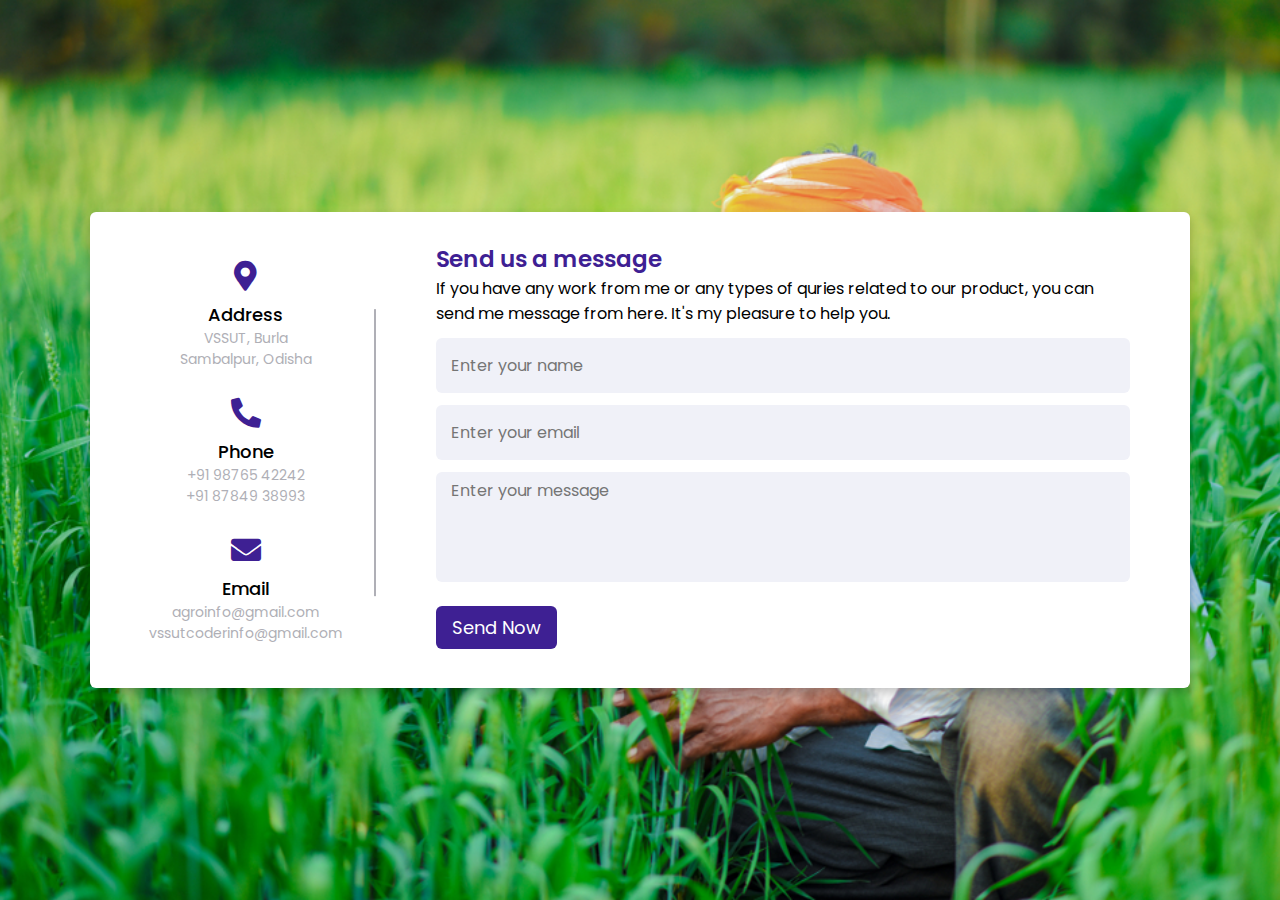
<file: contact.html>
<!DOCTYPE html>
<!-- Website - www.codingnepalweb.com -->
<html lang="en" dir="ltr">
  <head>
    <meta charset="UTF-8" />
    <title>Responsive Contact Us Form | CodingLab</title>
    <link rel="stylesheet" href="contactstyle.css" />
    <!-- Fontawesome CDN Link -->
    <link rel="stylesheet" href="https://cdnjs.cloudflare.com/ajax/libs/font-awesome/5.15.2/css/all.min.css" />
    <meta name="viewport" content="width=device-width, initial-scale=1.0" />
    <script src="contactscript.js"></script>
  </head>
  <body>
    <div class="container">
      <div class="content">
        <div class="left-side">
          <div class="address details">
            <i class="fas fa-map-marker-alt"></i>
            <div class="topic">Address</div>
            <div class="text-one">VSSUT, Burla</div>
            <div class="text-two">Sambalpur, Odisha</div>
          </div>
          <div class="phone details">
            <i class="fas fa-phone-alt"></i>
            <div class="topic">Phone</div>
            <div class="text-one">+91 98765 42242</div>
            <div class="text-two">+91 87849 38993</div>
          </div>
          <div class="email details">
            <i class="fas fa-envelope"></i>
            <div class="topic">Email</div>
            <div class="text-one">agroinfo@gmail.com</div>
            <div class="text-two">vssutcoderinfo@gmail.com</div>
          </div>
        </div>
        <div class="right-side">
          <div class="topic-text">Send us a message</div>
          <p>If you have any work from me or any types of quries related to our product, you can send me message from here. It's my pleasure to help you.</p>
          <form action="#">
            <div class="input-box">
              <input type="text" placeholder="Enter your name" />
            </div>
            <div class="input-box">
              <input type="text" placeholder="Enter your email" />
            </div>
            <div class="input-box message-box">
              <textarea placeholder="Enter your message"></textarea>
            </div>
            <div class="button">
              <input type="button" value="Send Now" />
            </div>
          </form>
        </div>
      </div>
    </div>
  </body>
</html>
</file>
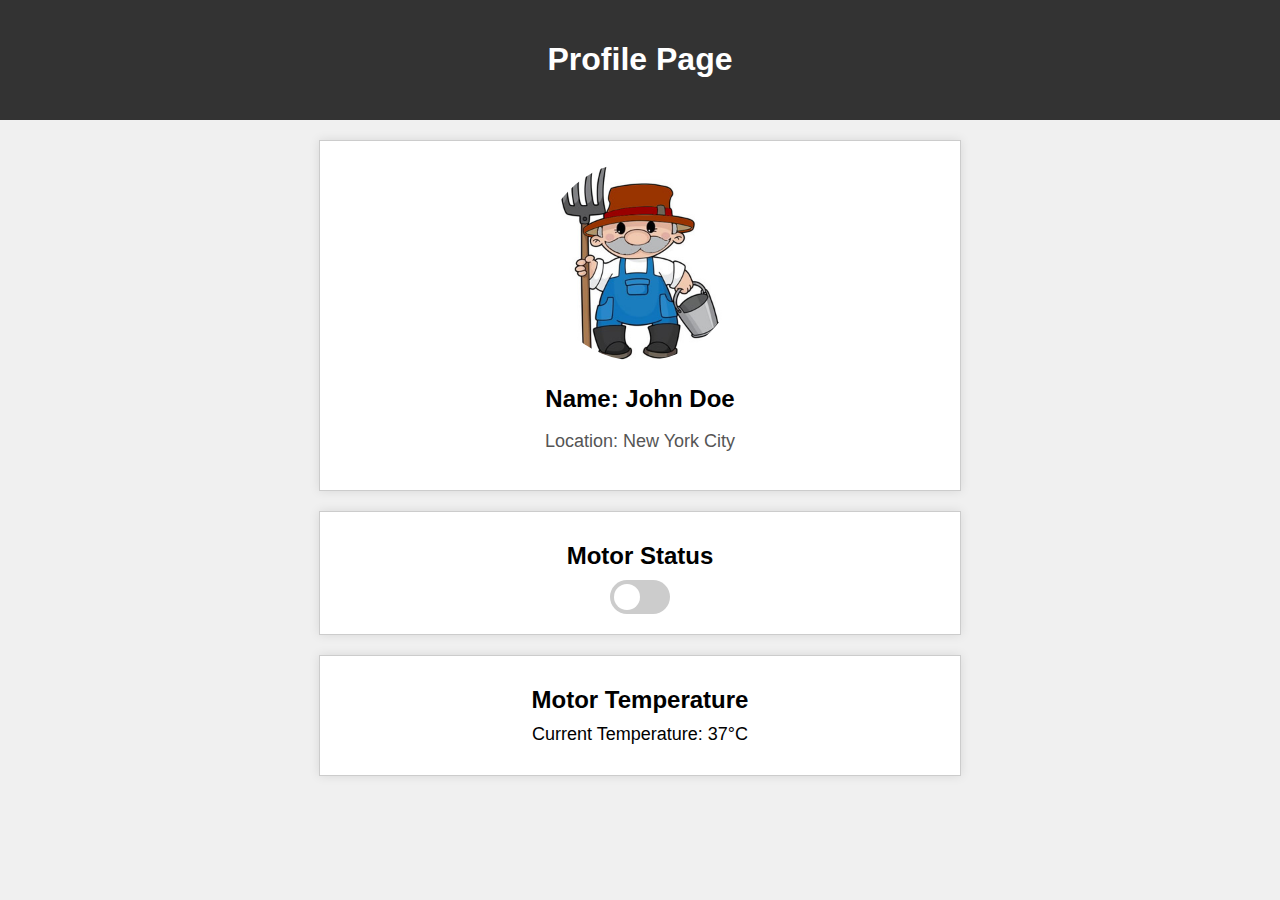
<file: profile.html>
<!DOCTYPE html>
<html lang="en">
<head>
    <meta charset="UTF-8">
    <meta name="viewport" content="width=device-width, initial-scale=1.0">
    <link rel="stylesheet" href="profilestyle.css">
    <title>Profile Page</title>
</head>
<body>
    <header>
        <h1>Profile Page</h1>
    </header>
    <div class="profile">
        <img src="profile.jpg" alt="Profile Picture">
        <h2>Name: John Doe</h2>
        <p>Location: New York City</p>
    </div>

    <!-- Motor Status Container -->
    <div class="motor-status">
        <h2>Motor Status</h2>
        <label class="switch">
            <input type="checkbox">
            <span class="slider"></span>
        </label>
    </div>

    <!-- Temperature Container -->
    <div class="temperature">
        <h2>Motor Temperature</h2>
        <p id="temperature-value">Current Temperature: <span id="temperature">25°C</span></p>
        <p id="warning">Warning: Motor is too hot!</p>
    </div>

    <script src="profilejava.js"></script>
</body>
</html>
</file>
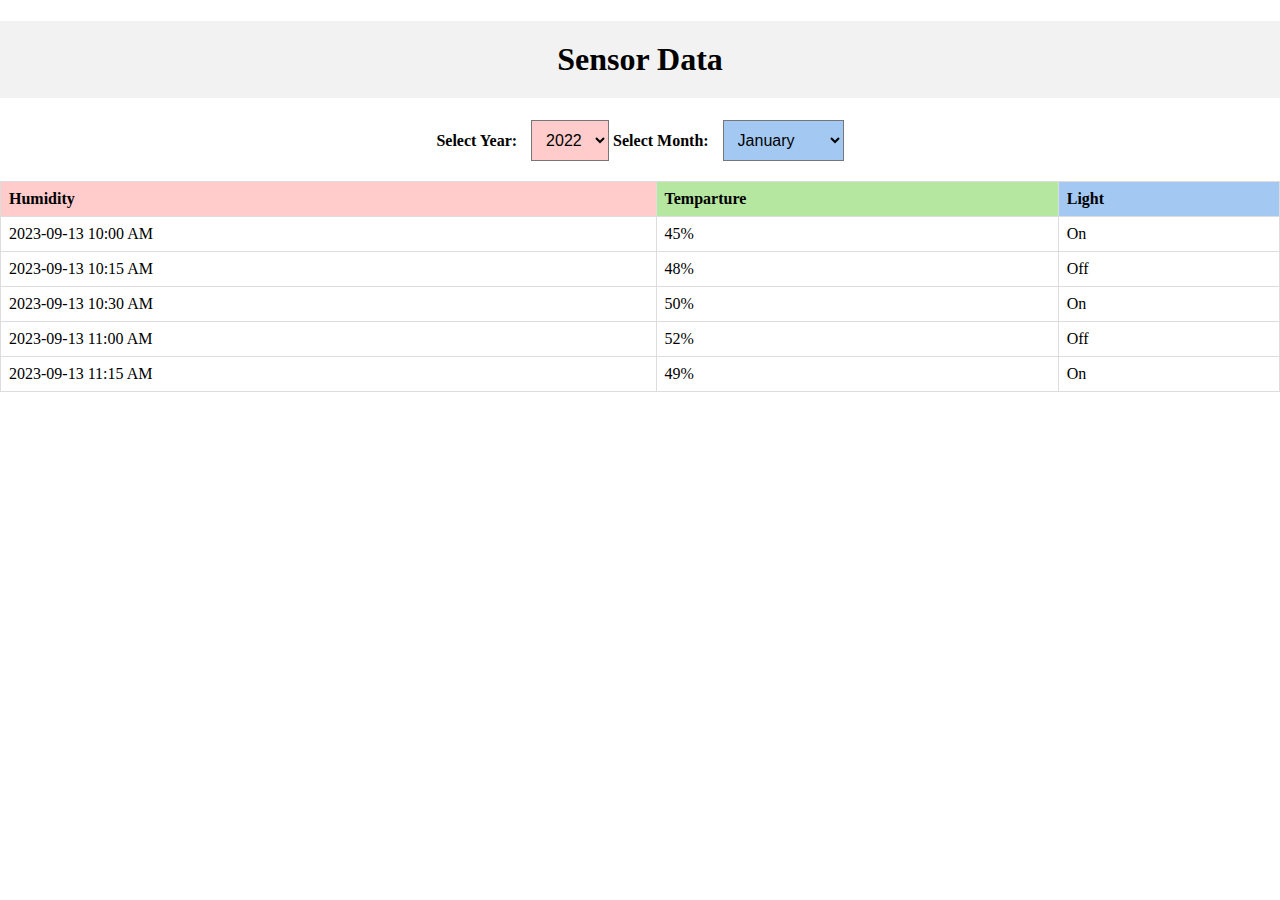
<file: table.html>
<!DOCTYPE html>
<html lang="en">
<head>
    <meta charset="UTF-8">
    <meta name="viewport" content="width=device-width, initial-scale=1.0">
    <link rel="stylesheet" href="tablestyle.css">
    <title>Sensor Data Table</title>
</head>
<body>
    <h1>Sensor Data</h1>
    <label for="year">Select Year:</label>
<select id="year">
    <option value="2022">2022</option>
    <option value="2023">2023</option>
    <!-- Add more years as needed -->
</select>

<label for="month">Select Month:</label>
<select id="month">
    <option value="01">January</option>
    <option value="02">February</option>
    <option value="03">March</option>
    <option value="04">April</option>
    <option value="05">May</option>
    <option value="06">June</option>
    <option value="07">July</option>
    <option value="08">August</option>
    <option value="09">September</option>
    <option value="10">October</option>
    <option value="11">November</option>
    <option value="12">December</option>
</select>

    <table>
        <thead>
            <tr>
                <th>Humidity</th>
                <th>Temparture</th>
                <th>Light</th>
            </tr>
        </thead>
        <tbody>
            <tr>
                <td>2023-09-13 10:00 AM</td>
                <td>45%</td>
                <td>On</td>
            </tr>
            <tr>
                <td>2023-09-13 10:15 AM</td>
                <td>48%</td>
                <td>Off</td>
            </tr>
            <tr>
                <td>2023-09-13 10:30 AM</td>
                <td>50%</td>
                <td>On</td>
            </tr>
            <tr>
                <td>2023-09-13 11:00 AM</td>
                <td>52%</td>
                <td>Off</td>
            </tr>
            <tr>
                <td>2023-09-13 11:15 AM</td>
                <td>49%</td>
                <td>On</td>
            </tr>
            <!-- Add more rows as needed -->
        </tbody>
        
    </table>
</body>
</html>
</file>
<file: contactstyle.css>
/* Google Font CDN Link */
@import url("https://fonts.googleapis.com/css2?family=Poppins:wght@200;300;400;500;600;700&display=swap");
* {
  margin: 0;
  padding: 0;
  box-sizing: border-box;
  font-family: "Poppins", sans-serif;
}
body {
  min-height: 100vh;
  width: 100%;
  background-image: url("1stpage2.jpg");
    background-position: center;
    background-size: cover;
  display: flex;
  align-items: center;
  justify-content: center;
}
.container {
  max-width: 1100px;
  width: 100%;
  background: #fff;
  border-radius: 6px;
  padding: 20px 60px 30px 40px;
  box-shadow: 0 5px 10px rgba(0, 0, 0, 0.2);
}
.container .content {
  display: flex;
  align-items: center;
  justify-content: space-between;
}
.container .content .left-side {
  width: 25%;
  height: 100%;
  display: flex;
  flex-direction: column;
  align-items: center;
  justify-content: center;
  margin-top: 15px;
  position: relative;
}
.content .left-side::before {
  content: "";
  position: absolute;
  height: 70%;
  width: 2px;
  right: -15px;
  top: 50%;
  transform: translateY(-50%);
  background: #afafb6;
}
.content .left-side .details {
  margin: 14px;
  text-align: center;
}
.content .left-side .details i {
  font-size: 30px;
  color: #3e2093;
  margin-bottom: 10px;
}
.content .left-side .details .topic {
  font-size: 18px;
  font-weight: 500;
}
.content .left-side .details .text-one,
.content .left-side .details .text-two {
  font-size: 14px;
  color: #afafb6;
}

.container .content .right-side {
  width: 75%;
  margin-left: 75px;
}
.content .right-side .topic-text {
  font-size: 23px;
  font-weight: 600;
  color: #3e2093;
}
.right-side .input-box {
  height: 55px;
  width: 100%;
  margin: 12px 0;
}
.right-side .input-box input,
.right-side .input-box textarea {
  height: 100%;
  width: 100%;
  border: none;
  outline: none;
  font-size: 16px;
  background: #f0f1f8;
  border-radius: 6px;
  padding: 0 15px;
  resize: none;
}
.right-side .message-box {
  min-height: 110px;
}
.right-side .input-box textarea {
  padding-top: 6px;
}
.right-side .button {
  display: inline-block;
  margin-top: 12px;
}
.right-side .button input[type="button"] {
  color: #fff;
  font-size: 18px;
  outline: none;
  border: none;
  padding: 8px 16px;
  border-radius: 6px;
  background: #3e2093;
  cursor: pointer;
  transition: all 0.3s ease;
}
.button input[type="button"]:hover {
  background: #5029bc;
}

@media (max-width: 950px) {
  .container {
    width: 90%;
    padding: 30px 40px 40px 35px;
  }
  .container .content .right-side {
    width: 75%;
    margin-left: 55px;
  }
}
@media (max-width: 820px) {
  .container {
    margin: 40px 0;
    height: 100%;
  }
  .container .content {
    flex-direction: column-reverse;
  }
  .container .content .left-side {
    width: 100%;
    flex-direction: row;
    margin-top: 40px;
    justify-content: center;
    flex-wrap: wrap;
  }
  .container .content .left-side::before {
    display: none;
  }
  .container .content .right-side {
    width: 100%;
    margin-left: 0;
  }
}

/* /// */
</file>
<file: profilestyle.css>
/* styles.css */
body {
    font-family: Arial, sans-serif;
    margin: 0;
    padding: 0;
    background-color: #f0f0f0;
}

header {
    background-color: #333;
    color: #fff;
    text-align: center;
    padding: 20px 0;
}

.profile {
    max-width: 600px;
    margin: 20px auto;
    background-color: #fff;
    border: 1px solid #ccc;
    padding: 20px;
    text-align: center;
    box-shadow: 0 0 10px rgba(0, 0, 0, 0.1);
}

.profile img {
    width: 200px;
    height: 200px;
    border-radius: 50%;
    margin-bottom: 10px;
}

.profile h2 {
    font-size: 24px;
    margin: 10px 0;
}

.profile p {
    font-size: 18px;
    color: #555;
}
/* styles.css */
/* ... (previous styles) */

.motor-status {
    max-width: 600px;
    margin: 20px auto;
    background-color: #fff;
    border: 1px solid #ccc;
    padding: 20px;
    text-align: center;
    box-shadow: 0 0 10px rgba(0, 0, 0, 0.1);
}

.motor-status h2 {
    font-size: 24px;
    margin: 10px 0;
}

/* Toggle Switch Styles */
.switch {
    position: relative;
    display: inline-block;
    width: 60px;
    height: 34px;
}

.switch input {
    opacity: 0;
    width: 0;
    height: 0;
}

.slider {
    position: absolute;
    cursor: pointer;
    top: 0;
    left: 0;
    right: 0;
    bottom: 0;
    background-color: #ccc;
    -webkit-transition: .4s;
    transition: .4s;
    border-radius: 34px;
}

.slider:before {
    position: absolute;
    content: "";
    height: 26px;
    width: 26px;
    left: 4px;
    bottom: 4px;
    background-color: white;
    -webkit-transition: .4s;
    transition: .4s;
    border-radius: 50%;
}

input:checked + .slider {
    background-color: #2196F3;
}

input:focus + .slider {
    box-shadow: 0 0 1px #2196F3;
}

input:checked + .slider:before {
    -webkit-transform: translateX(26px);
    -ms-transform: translateX(26px);
    transform: translateX(26px);
}

/* styles.css */
/* ... (previous styles) */

.temperature {
    max-width: 600px;
    margin: 20px auto;
    background-color: #fff;
    border: 1px solid #ccc;
    padding: 20px;
    text-align: center;
    box-shadow: 0 0 10px rgba(0, 0, 0, 0.1);
}

.temperature h2 {
    font-size: 24px;
    margin: 10px 0;
}

#temperature-value {
    font-size: 18px;
    margin: 10px 0;
}

#warning {
    font-size: 18px;
    color: red;
    display: none; /* Initially hide the warning */
}
</file>
<file: tablestyle.css>
/* styles.css */
body {
    text-align: center;
    margin: 0;
    padding: 0;
}

h1 {
    background-color: #f2f2f2;
    padding: 20px;
}

label {
    font-weight: bold;
    margin-right: 10px;
}

select#year, select#month {
    padding: 10px;
    font-size: 16px;
}

select#year {
    background-color: #ffcccb; /* Reddish-pink */
}

select#month {
    background-color: #a3c9f3; /* Blue */
}

table {
    width: 100%;
    border-collapse: collapse;
    margin-top: 20px;
}

th, td {
    border: 1px solid #dddddd;
    text-align: left;
    padding: 8px;
}

th {
    background-color: #f2f2f2;
}

/* Different background colors for each column title */
th:nth-child(1) {
    background-color: #ffcccb; /* Reddish-pink */
}

th:nth-child(2) {
    background-color: #b5e7a0; /* Green */
}

th:nth-child(3) {
    background-color: #a3c9f3; /* Blue */
}
</file>
